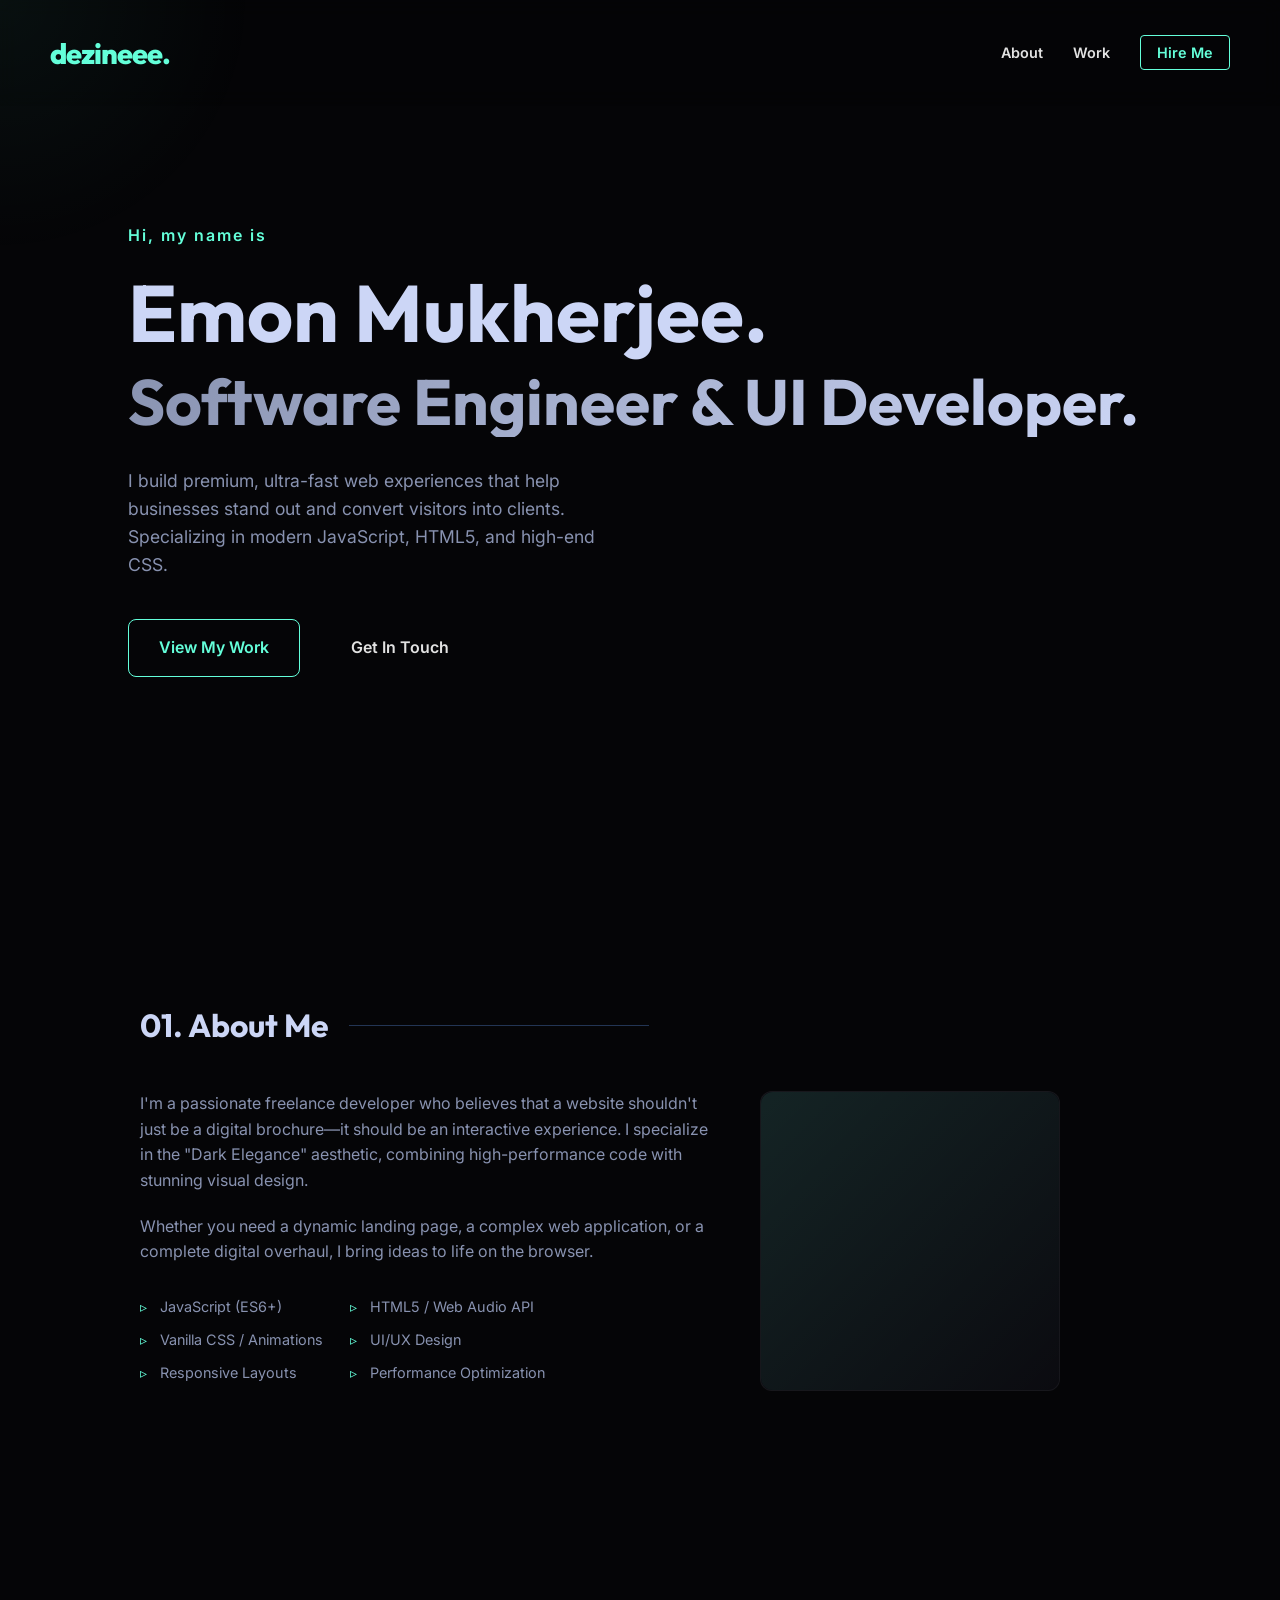
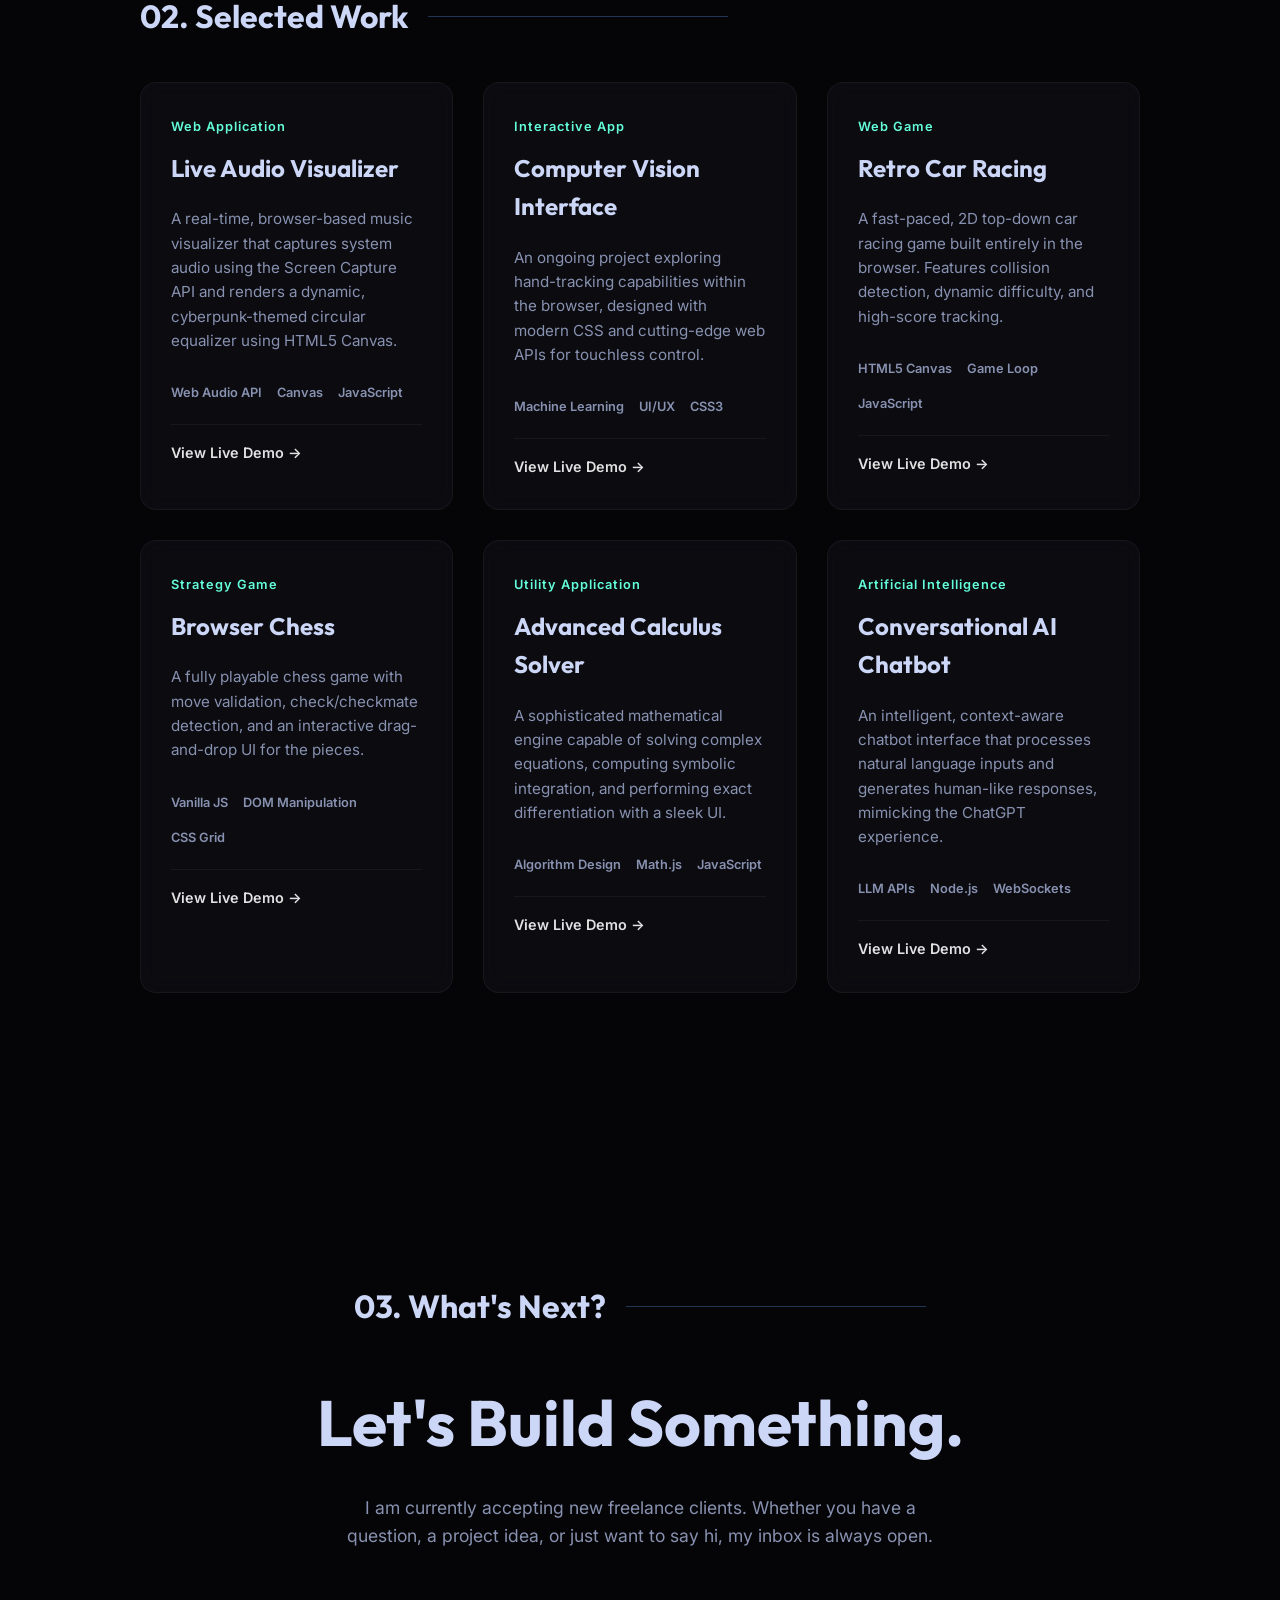
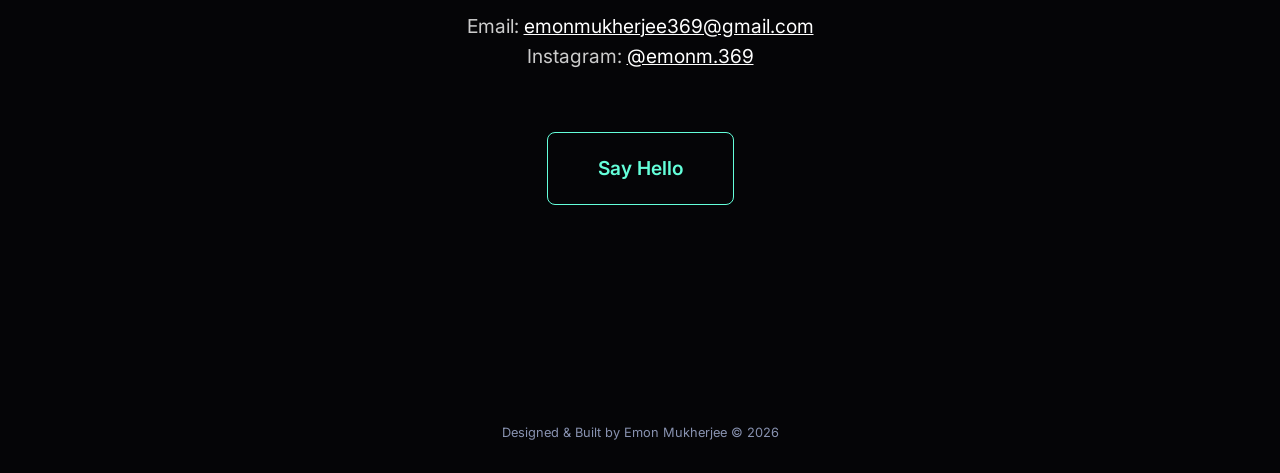
<file: index.html>
<!DOCTYPE html>
<html lang="en">
<head>
    <meta charset="UTF-8">
    <meta name="viewport" content="width=device-width, initial-scale=1.0">
    <title>dezineee | Premium Web Development</title>
    <meta name="description" content="Portfolio of dezineee by Emon Mukherjee, specializing in premium, high-performance UI and web applications.">
    <link rel="stylesheet" href="style.css">
    <link href="https://fonts.googleapis.com/css2?family=Inter:wght@300;400;600;800&family=Outfit:wght@500;700&display=swap" rel="stylesheet">
</head>
<body>
    <div id="cursor-glow"></div>

    <nav>
        <div class="logo">dezineee.</div>
        <ul class="nav-links">
            <li><a href="#about">About</a></li>
            <li><a href="#projects">Work</a></li>
            <li><a href="#contact" class="btn-nav">Hire Me</a></li>
        </ul>
    </nav>

    <main>
        <!-- Hero Section -->
        <section id="hero" class="fullscreen-section">
            <div class="hero-content reveal">
                <p class="subtitle">Hi, my name is</p>
                <h1 class="glitch-text" data-text="Emon Mukherjee.">Emon Mukherjee.</h1>
                <h2 class="gradient-text">Software Engineer & UI Developer.</h2>
                <p class="description">
                    I build premium, ultra-fast web experiences that help businesses stand out and convert visitors into clients. Specializing in modern JavaScript, HTML5, and high-end CSS.
                </p>
                <div class="hero-cta">
                    <a href="#projects" class="btn primary">View My Work</a>
                    <a href="#contact" class="btn secondary">Get In Touch</a>
                </div>
            </div>
        </section>

        <!-- About/Skills Section -->
        <section id="about" class="content-section">
            <div class="container reveal">
                <h2 class="section-title">01. About Me</h2>
                <div class="about-grid">
                    <div class="about-text">
                        <p>I'm a passionate freelance developer who believes that a website shouldn't just be a digital brochure—it should be an interactive experience. I specialize in the "Dark Elegance" aesthetic, combining high-performance code with stunning visual design.</p>
                        <p>Whether you need a dynamic landing page, a complex web application, or a complete digital overhaul, I bring ideas to life on the browser.</p>
                        
                        <ul class="skills-list">
                            <li>JavaScript (ES6+)</li>
                            <li>HTML5 / Web Audio API</li>
                            <li>Vanilla CSS / Animations</li>
                            <li>UI/UX Design</li>
                            <li>Responsive Layouts</li>
                            <li>Performance Optimization</li>
                        </ul>
                    </div>
                    <div class="about-image">
                        <div class="image-wrapper">
                            <!-- Placeholder for an actual photo or abstract graphic -->
                            <div class="abstract-graphic"></div>
                        </div>
                    </div>
                </div>
            </div>
        </section>

        <!-- Projects Section -->
        <section id="projects" class="content-section">
            <div class="container reveal">
                <h2 class="section-title">02. Selected Work</h2>
                <div class="projects-grid">
                    
                    <!-- Project 1 -->
                    <div class="project-card glass-panel tilt-element">
                        <div class="project-content">
                            <span class="project-overline">Web Application</span>
                            <h3 class="project-title">Live Audio Visualizer</h3>
                            <p class="project-description">A real-time, browser-based music visualizer that captures system audio using the Screen Capture API and renders a dynamic, cyberpunk-themed circular equalizer using HTML5 Canvas.</p>
                            <ul class="project-tech">
                                <li>Web Audio API</li>
                                <li>Canvas</li>
                                <li>JavaScript</li>
                            </ul>
                            <div class="project-links">
                                <a href="https://emonmukherjee369-afk.github.io/music-visualizer/" target="_blank" class="project-link">View Live Demo &rarr;</a>
                            </div>
                        </div>
                    </div>

                    <!-- Project 2 -->
                    <div class="project-card glass-panel tilt-element">
                        <div class="project-content">
                            <span class="project-overline">Interactive App</span>
                            <h3 class="project-title">Computer Vision Interface</h3>
                            <p class="project-description">An ongoing project exploring hand-tracking capabilities within the browser, designed with modern CSS and cutting-edge web APIs for touchless control.</p>
                            <ul class="project-tech">
                                <li>Machine Learning</li>
                                <li>UI/UX</li>
                                <li>CSS3</li>
                            </ul>
                            <div class="project-links">
                                <a href="https://emonmukherjee369-afk.github.io/hand-tracking-app/" target="_blank" class="project-link">View Live Demo &rarr;</a>
                            </div>
                        </div>
                    </div>

                    <!-- Project 3 -->
                    <div class="project-card glass-panel tilt-element">
                        <div class="project-content">
                            <span class="project-overline">Web Game</span>
                            <h3 class="project-title">Retro Car Racing</h3>
                            <p class="project-description">A fast-paced, 2D top-down car racing game built entirely in the browser. Features collision detection, dynamic difficulty, and high-score tracking.</p>
                            <ul class="project-tech">
                                <li>HTML5 Canvas</li>
                                <li>Game Loop</li>
                                <li>JavaScript</li>
                            </ul>
                            <div class="project-links">
                                <a href="https://emonmukherjee369-afk.github.io/car-game/" target="_blank" class="project-link">View Live Demo &rarr;</a>
                            </div>
                        </div>
                    </div>

                    <!-- Project 4 -->
                    <div class="project-card glass-panel tilt-element">
                        <div class="project-content">
                            <span class="project-overline">Strategy Game</span>
                            <h3 class="project-title">Browser Chess</h3>
                            <p class="project-description">A fully playable chess game with move validation, check/checkmate detection, and an interactive drag-and-drop UI for the pieces.</p>
                            <ul class="project-tech">
                                <li>Vanilla JS</li>
                                <li>DOM Manipulation</li>
                                <li>CSS Grid</li>
                            </ul>
                            <div class="project-links">
                                <a href="https://emonmukherjee369-afk.github.io/chess-game/" target="_blank" class="project-link">View Live Demo &rarr;</a>
                            </div>
                        </div>
                    </div>

                    <!-- Project 5 -->
                    <div class="project-card glass-panel tilt-element">
                        <div class="project-content">
                            <span class="project-overline">Utility Application</span>
                            <h3 class="project-title">Advanced Calculus Solver</h3>
                            <p class="project-description">A sophisticated mathematical engine capable of solving complex equations, computing symbolic integration, and performing exact differentiation with a sleek UI.</p>
                            <ul class="project-tech">
                                <li>Algorithm Design</li>
                                <li>Math.js</li>
                                <li>JavaScript</li>
                            </ul>
                            <div class="project-links">
                                <a href="https://emonmukherjee369-afk.github.io/math-solver/" target="_blank" class="project-link">View Live Demo &rarr;</a>
                            </div>
                        </div>
                    </div>

                    <!-- Project 6 -->
                    <div class="project-card glass-panel tilt-element">
                        <div class="project-content">
                            <span class="project-overline">Artificial Intelligence</span>
                            <h3 class="project-title">Conversational AI Chatbot</h3>
                            <p class="project-description">An intelligent, context-aware chatbot interface that processes natural language inputs and generates human-like responses, mimicking the ChatGPT experience.</p>
                            <ul class="project-tech">
                                <li>LLM APIs</li>
                                <li>Node.js</li>
                                <li>WebSockets</li>
                            </ul>
                            <div class="project-links">
                                <a href="https://emonmukherjee369-afk.github.io/ai-chatbot/" target="_blank" class="project-link">View Live Demo &rarr;</a>
                            </div>
                        </div>
                    </div>

                </div>
            </div>
        </section>

        <!-- Contact Section -->
        <section id="contact" class="fullscreen-section contact-section">
            <div class="container reveal center-text">
                <h2 class="section-title">03. What's Next?</h2>
                <h1 class="big-heading">Let's Build Something.</h1>
                <p class="description max-width-center">
                    I am currently accepting new freelance clients. Whether you have a question, a project idea, or just want to say hi, my inbox is always open.
                </p>
                <div class="contact-info" style="margin: 20px 0; font-size: 1.2rem; color: #ccc;">
                    <p>Email: <a href="mailto:emonmukherjee369@gmail.com" style="color: #fff; text-decoration: underline;">emonmukherjee369@gmail.com</a></p>
                    <p>Instagram: <a href="https://instagram.com/emonm.369" target="_blank" style="color: #fff; text-decoration: underline;">@emonm.369</a></p>
                </div>
                <a href="mailto:emonmukherjee369@gmail.com" class="btn primary massive">Say Hello</a>
            </div>
        </section>
    </main>

    <footer>
        <p>Designed & Built by Emon Mukherjee &copy; 2026</p>
    </footer>

    <script src="script.js"></script>
</body>
</html>
</file>
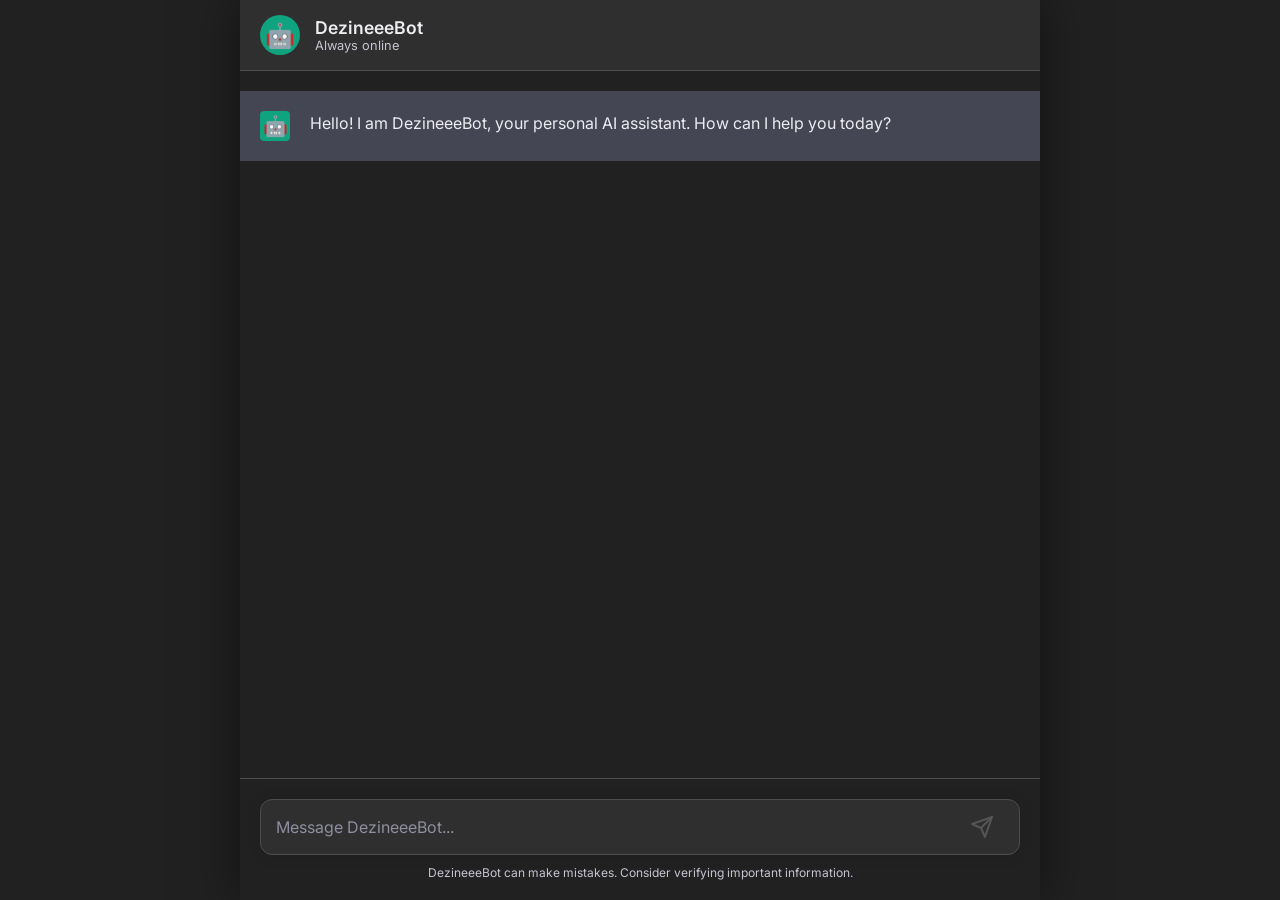
<file: ai-chatbot/index.html>
<!DOCTYPE html>
<html lang="en">
<head>
    <meta charset="UTF-8">
    <meta name="viewport" content="width=device-width, initial-scale=1.0">
    <title>DezineeeBot AI</title>
    <link rel="stylesheet" href="style.css">
    <link href="https://fonts.googleapis.com/css2?family=Inter:wght@300;400;500;600&display=swap" rel="stylesheet">
</head>
<body>
    <div class="chat-container">
        <!-- Header -->
        <header class="chat-header">
            <div class="avatar-header">🤖</div>
            <div class="header-info">
                <h1>DezineeeBot</h1>
                <p>Always online</p>
            </div>
        </header>

        <!-- Chat History -->
        <main class="chat-history" id="chat-history">
            <!-- Initial AI Greeting -->
            <div class="message ai-message">
                <div class="avatar">🤖</div>
                <div class="message-content">
                    <p>Hello! I am DezineeeBot, your personal AI assistant. How can I help you today?</p>
                </div>
            </div>
        </main>

        <!-- Typing Indicator (Hidden by default) -->
        <div id="typing-indicator" class="typing-indicator hidden">
            <div class="avatar">🤖</div>
            <div class="dots">
                <span></span><span></span><span></span>
            </div>
        </div>

        <!-- Input Area -->
        <footer class="chat-input-area">
            <form id="chat-form">
                <textarea id="user-input" placeholder="Message DezineeeBot..." rows="1"></textarea>
                <button type="submit" id="send-btn" disabled>
                    <svg width="24" height="24" viewBox="0 0 24 24" fill="none" stroke="currentColor" stroke-width="2" stroke-linecap="round" stroke-linejoin="round">
                        <line x1="22" y1="2" x2="11" y2="13"></line>
                        <polygon points="22 2 15 22 11 13 2 9 22 2"></polygon>
                    </svg>
                </button>
            </form>
            <div class="footer-note">DezineeeBot can make mistakes. Consider verifying important information.</div>
        </footer>
    </div>

    <script src="script.js"></script>
</body>
</html>
</file>
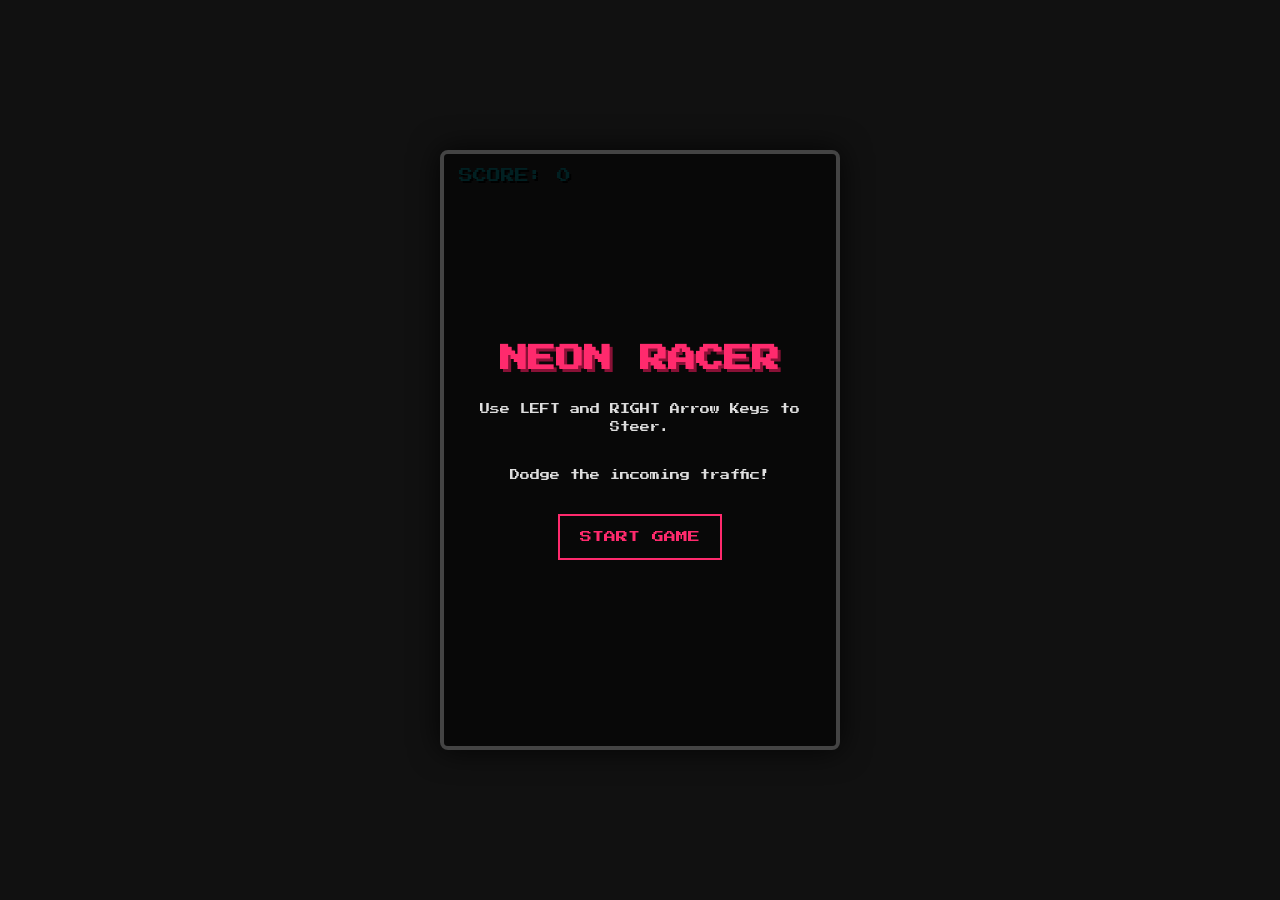
<file: car-game/index.html>
<!DOCTYPE html>
<html lang="en">
<head>
    <meta charset="UTF-8">
    <meta name="viewport" content="width=device-width, initial-scale=1.0">
    <title>Retro Car Racing</title>
    <link rel="stylesheet" href="style.css">
    <link href="https://fonts.googleapis.com/css2?family=Press+Start+2P&display=swap" rel="stylesheet">
</head>
<body>
    <div class="game-container">
        <!-- The Game Canvas -->
        <canvas id="gameCanvas" width="400" height="600"></canvas>

        <!-- UI Overlays -->
        <div id="score-display">SCORE: <span id="score">0</span></div>

        <div id="start-screen" class="overlay">
            <h1>NEON RACER</h1>
            <p>Use LEFT and RIGHT Arrow Keys to Steer.</p>
            <p>Dodge the incoming traffic!</p>
            <button id="start-btn" class="btn">START GAME</button>
        </div>

        <div id="game-over-screen" class="overlay hidden">
            <h1>CRASHED!</h1>
            <p>Final Score: <span id="final-score">0</span></p>
            <button id="restart-btn" class="btn">PLAY AGAIN</button>
        </div>
    </div>

    <script src="script.js"></script>
</body>
</html>
</file>
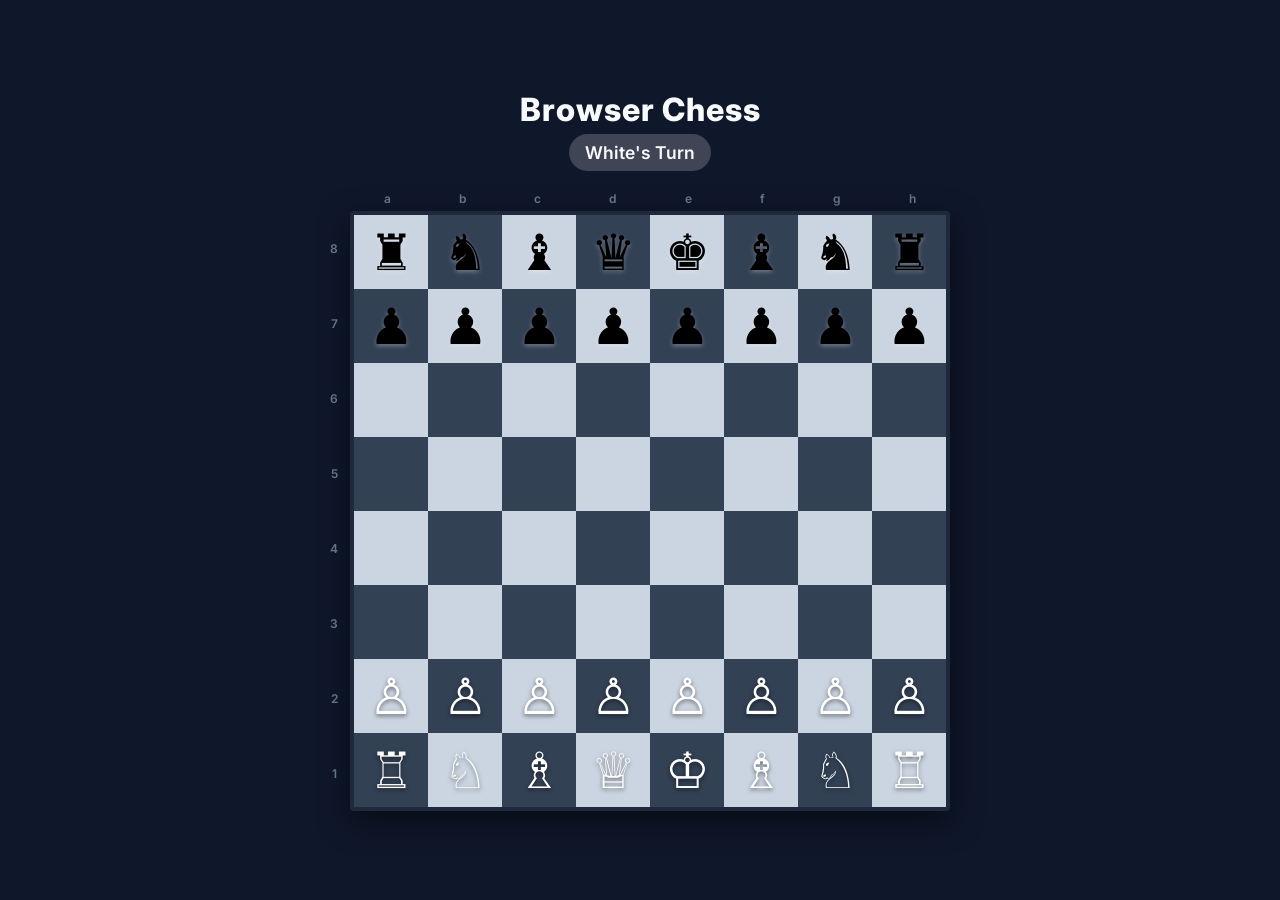
<file: chess-game/index.html>
<!DOCTYPE html>
<html lang="en">
<head>
    <meta charset="UTF-8">
    <meta name="viewport" content="width=device-width, initial-scale=1.0">
    <title>Browser Chess</title>
    <link rel="stylesheet" href="style.css">
    <link href="https://fonts.googleapis.com/css2?family=Inter:wght@400;600;800&display=swap" rel="stylesheet">
</head>
<body>
    <div class="game-wrapper">
        <header>
            <h1>Browser Chess</h1>
            <div class="turn-indicator" id="turn-indicator">White's Turn</div>
        </header>
        
        <div class="board-container">
            <!-- Coordinates -->
            <div class="coords-top">
                <span>a</span><span>b</span><span>c</span><span>d</span><span>e</span><span>f</span><span>g</span><span>h</span>
            </div>
            <div class="coords-left">
                <span>8</span><span>7</span><span>6</span><span>5</span><span>4</span><span>3</span><span>2</span><span>1</span>
            </div>
            
            <!-- The actual chess board generated via JS -->
            <div id="chessboard" class="chessboard"></div>
        </div>

        <div id="game-over-modal" class="modal hidden">
            <h2 id="winner-text">White Wins!</h2>
            <button id="restart-btn" class="btn">Play Again</button>
        </div>
    </div>

    <script src="script.js"></script>
</body>
</html>
</file>
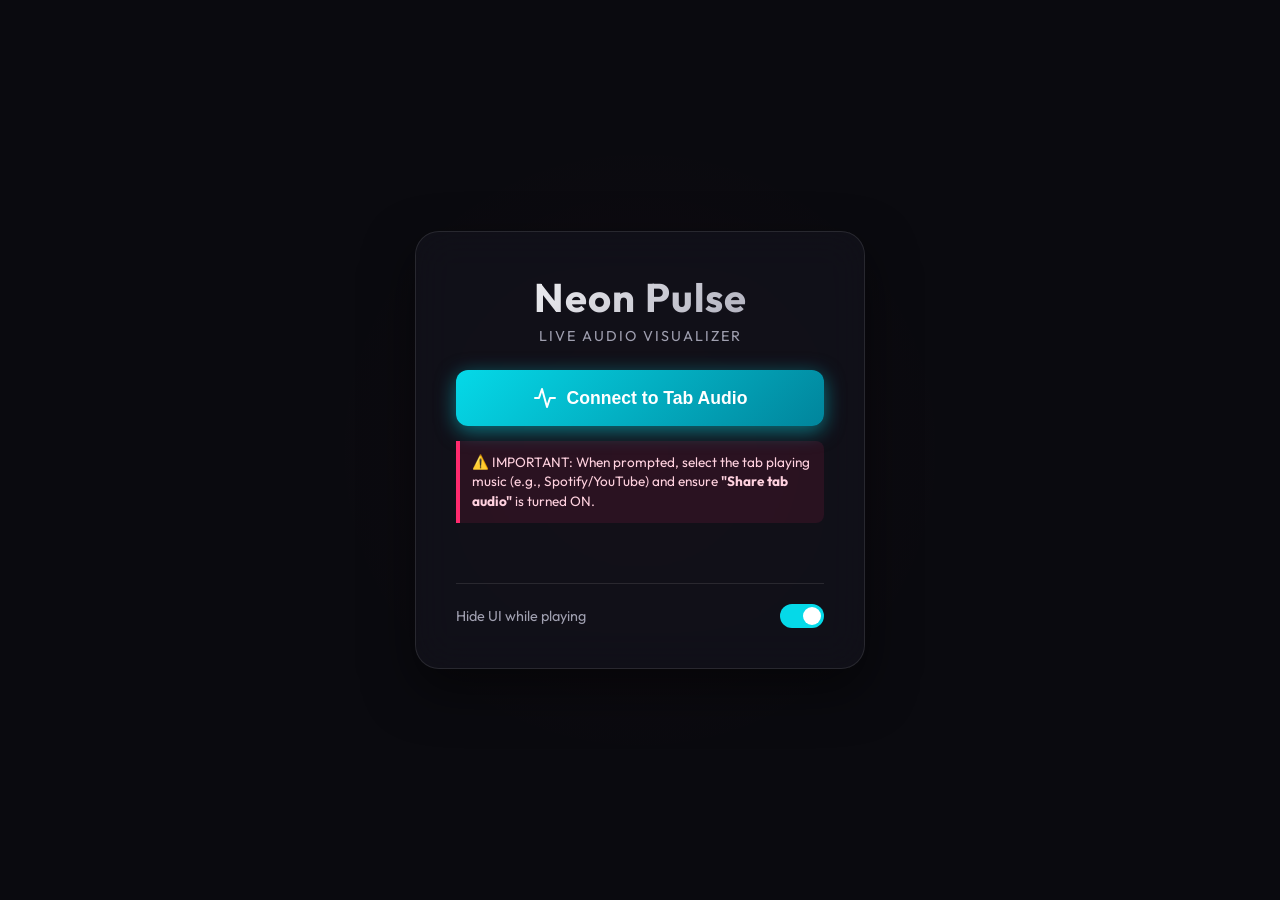
<file: music-visualizer/index.html>
<!DOCTYPE html>
<html lang="en">
<head>
    <meta charset="UTF-8">
    <meta name="viewport" content="width=device-width, initial-scale=1.0">
    <title>Neon Pulse | Live Visualizer</title>
    <link rel="stylesheet" href="style.css">
    <link href="https://fonts.googleapis.com/css2?family=Outfit:wght@300;500;700&display=swap" rel="stylesheet">
</head>
<body>
    <div id="background-glow"></div>
    
    <div class="ui-container" id="ui-panel">
        <header>
            <h1>Neon Pulse</h1>
            <p>Live Audio Visualizer</p>
        </header>

        <div class="controls">
            <button id="capture-btn" class="custom-capture-btn">
                <svg width="24" height="24" viewBox="0 0 24 24" fill="none" stroke="currentColor" stroke-width="2" stroke-linecap="round" stroke-linejoin="round">
                    <path d="M2 12h4l3-9 5 18 3-9h5"></path>
                </svg>
                Connect to Tab Audio
            </button>
            <div class="instruction-text">
                ⚠️ IMPORTANT: When prompted, select the tab playing music (e.g., Spotify/YouTube) and ensure <strong>"Share tab audio"</strong> is turned ON.
            </div>
            
            <div id="status-message" class="status-message"></div>
        </div>

        <div class="settings">
            <div class="toggle-container">
                <span>Hide UI while playing</span>
                <label class="switch">
                    <input type="checkbox" id="auto-hide-ui" checked>
                    <span class="slider round"></span>
                </label>
            </div>
            <button id="stop-btn" class="btn secondary hidden">Stop Visualizer</button>
        </div>
    </div>

    <!-- Canvas for rendering the visualizer -->
    <canvas id="visualizer-canvas"></canvas>

    <script src="script.js"></script>
</body>
</html>
</file>
<file: style.css>
:root {
    --bg-dark: #050507;
    --bg-light: #0a0a0e;
    --text-primary: #e2e2e2;
    --text-secondary: #8892b0;
    --accent: #64ffda;
    --accent-glow: rgba(100, 255, 218, 0.4);
    --glass-bg: rgba(16, 16, 24, 0.6);
    --glass-border: rgba(255, 255, 255, 0.05);
    
    --font-sans: 'Inter', sans-serif;
    --font-heading: 'Outfit', sans-serif;
}

* {
    margin: 0;
    padding: 0;
    box-sizing: border-box;
}

html {
    scroll-behavior: smooth;
}

body {
    background-color: var(--bg-dark);
    color: var(--text-primary);
    font-family: var(--font-sans);
    line-height: 1.6;
    overflow-x: hidden;
}

/* Custom Cursor Glow */
#cursor-glow {
    position: fixed;
    top: 0;
    left: 0;
    width: 600px;
    height: 600px;
    background: radial-gradient(circle, rgba(100, 255, 218, 0.05) 0%, transparent 60%);
    border-radius: 50%;
    transform: translate(-50%, -50%);
    pointer-events: none;
    z-index: 9999;
    transition: transform 0.1s ease-out;
}

/* Typography */
h1, h2, h3, .logo {
    font-family: var(--font-heading);
    color: #ccd6f6;
}

.subtitle {
    color: var(--accent);
    font-family: var(--font-sans);
    font-weight: 600;
    letter-spacing: 2px;
    margin-bottom: 20px;
}

.gradient-text {
    background: linear-gradient(135deg, #8892b0, #ccd6f6);
    -webkit-background-clip: text;
    -webkit-text-fill-color: transparent;
    font-size: clamp(2rem, 5vw, 4rem);
    line-height: 1.1;
    margin-bottom: 30px;
}

.description {
    color: var(--text-secondary);
    font-size: 1.1rem;
    max-width: 500px;
    margin-bottom: 40px;
}

.section-title {
    display: flex;
    align-items: center;
    font-size: clamp(1.5rem, 3vw, 2rem);
    margin-bottom: 40px;
    white-space: nowrap;
}

.section-title::after {
    content: "";
    display: block;
    width: 300px;
    height: 1px;
    background-color: #233554;
    margin-left: 20px;
}

/* Navigation */
nav {
    display: flex;
    justify-content: space-between;
    align-items: center;
    padding: 30px 50px;
    position: fixed;
    width: 100%;
    top: 0;
    z-index: 100;
    background: rgba(5, 5, 7, 0.85);
    backdrop-filter: blur(10px);
}

.logo {
    font-size: 1.8rem;
    font-weight: 800;
    color: var(--accent);
    letter-spacing: -1px;
}

.nav-links {
    display: flex;
    list-style: none;
    gap: 30px;
    align-items: center;
}

.nav-links a {
    color: var(--text-primary);
    text-decoration: none;
    font-size: 0.9rem;
    font-weight: 600;
    transition: color 0.3s ease;
}

.nav-links a:hover {
    color: var(--accent);
}

.btn-nav {
    border: 1px solid var(--accent);
    padding: 8px 16px;
    border-radius: 4px;
    color: var(--accent) !important;
}

.btn-nav:hover {
    background: rgba(100, 255, 218, 0.1);
}

/* Buttons */
.btn {
    display: inline-block;
    padding: 15px 30px;
    border-radius: 8px;
    text-decoration: none;
    font-weight: 600;
    font-family: var(--font-sans);
    transition: all 0.3s ease;
    cursor: pointer;
}

.btn.primary {
    background: transparent;
    color: var(--accent);
    border: 1px solid var(--accent);
}

.btn.primary:hover {
    background: rgba(100, 255, 218, 0.1);
    box-shadow: 0 0 20px var(--accent-glow);
    transform: translateY(-3px);
}

.btn.secondary {
    color: var(--text-primary);
    border: 1px solid transparent;
}

.btn.secondary:hover {
    color: var(--accent);
}

.btn.massive {
    padding: 20px 50px;
    font-size: 1.2rem;
    margin-top: 40px;
}

/* Layouts */
.fullscreen-section {
    min-height: 100vh;
    display: flex;
    flex-direction: column;
    justify-content: center;
    padding: 0 10vw;
}

.content-section {
    padding: 100px 10vw;
}

.container {
    max-width: 1000px;
    margin: 0 auto;
}

/* Hero Section specific */
.hero-content h1 {
    font-size: clamp(3rem, 8vw, 5rem);
    line-height: 1.1;
    margin-bottom: 10px;
}

.hero-cta {
    display: flex;
    gap: 20px;
}

/* About Section */
.about-grid {
    display: grid;
    grid-template-columns: 3fr 2fr;
    gap: 50px;
}

.about-text p {
    color: var(--text-secondary);
    margin-bottom: 20px;
}

.skills-list {
    display: grid;
    grid-template-columns: repeat(2, minmax(140px, 200px));
    gap: 10px;
    list-style: none;
    margin-top: 30px;
}

.skills-list li {
    position: relative;
    padding-left: 20px;
    color: var(--text-secondary);
    font-size: 0.9rem;
}

.skills-list li::before {
    content: "▹";
    position: absolute;
    left: 0;
    color: var(--accent);
}

.image-wrapper {
    position: relative;
    width: 100%;
    max-width: 300px;
    aspect-ratio: 1;
    border-radius: 12px;
    background-color: var(--glass-bg);
    border: 1px solid var(--glass-border);
    transition: all 0.3s ease;
}

.image-wrapper:hover {
    transform: translate(-5px, -5px);
    box-shadow: 10px 10px 0 var(--accent);
}

.abstract-graphic {
    width: 100%;
    height: 100%;
    background: linear-gradient(135deg, rgba(100,255,218,0.1), rgba(5,5,7,0));
    border-radius: 12px;
}

/* Projects Section */
.projects-grid {
    display: grid;
    grid-template-columns: repeat(auto-fill, minmax(300px, 1fr));
    gap: 30px;
}

.glass-panel {
    background: var(--glass-bg);
    border: 1px solid var(--glass-border);
    border-radius: 16px;
    padding: 30px;
    backdrop-filter: blur(10px);
    -webkit-backdrop-filter: blur(10px);
    transition: transform 0.3s ease, box-shadow 0.3s ease;
}

.project-card:hover {
    transform: translateY(-10px);
    box-shadow: 0 20px 40px rgba(0,0,0,0.4);
    border-color: rgba(100, 255, 218, 0.3);
}

.project-overline {
    color: var(--accent);
    font-family: var(--font-sans);
    font-size: 0.8rem;
    font-weight: 600;
    letter-spacing: 1px;
}

.project-title {
    font-size: 1.5rem;
    margin: 10px 0 20px 0;
}

.project-description {
    color: var(--text-secondary);
    font-size: 0.95rem;
    margin-bottom: 30px;
}

.project-tech {
    display: flex;
    flex-wrap: wrap;
    gap: 15px;
    list-style: none;
    color: var(--text-secondary);
    font-family: var(--font-sans);
    font-size: 0.8rem;
    font-weight: 600;
    margin-bottom: 20px;
}

.project-links {
    margin-top: auto;
    padding-top: 15px;
    border-top: 1px solid var(--glass-border);
}

.project-link {
    color: var(--text-primary);
    text-decoration: none;
    font-size: 0.9rem;
    font-weight: 600;
    transition: color 0.3s ease;
    display: inline-flex;
    align-items: center;
    gap: 5px;
}

.project-link:hover {
    color: var(--accent);
}

/* Contact */
.center-text {
    text-align: center;
    display: flex;
    flex-direction: column;
    align-items: center;
}

.big-heading {
    font-size: clamp(2.5rem, 5vw, 4rem);
    margin-bottom: 20px;
}

.max-width-center {
    max-width: 600px;
}

footer {
    text-align: center;
    padding: 30px;
    color: var(--text-secondary);
    font-size: 0.8rem;
}

/* Animations */
.reveal {
    opacity: 0;
    transform: translateY(50px);
    transition: all 0.8s ease-out;
}

.reveal.active {
    opacity: 1;
    transform: translateY(0);
}

/* Responsive */
@media (max-width: 768px) {
    .about-grid {
        grid-template-columns: 1fr;
    }
    
    nav {
        padding: 20px;
    }
    
    .nav-links {
        display: none; /* In a full build, this would be a hamburger menu */
    }
    
    .fullscreen-section, .content-section {
        padding-left: 20px;
        padding-right: 20px;
    }
}
</file>
<file: ai-chatbot/style.css>
:root {
    --bg-dark: #212121;
    --bg-panel: #2f2f2f;
    --bg-ai: #444654;
    --bg-user: #10a37f;
    --text-primary: #ececf1;
    --text-secondary: #c5c5d2;
    --border-color: #4d4d4f;
    --font-ui: 'Inter', sans-serif;
}

* {
    margin: 0;
    padding: 0;
    box-sizing: border-box;
}

body {
    background-color: var(--bg-dark);
    color: var(--text-primary);
    font-family: var(--font-ui);
    display: flex;
    justify-content: center;
    height: 100vh;
    overflow: hidden;
}

.chat-container {
    display: flex;
    flex-direction: column;
    width: 100%;
    max-width: 800px;
    height: 100%;
    background-color: var(--bg-dark);
    box-shadow: 0 0 50px rgba(0,0,0,0.5);
}

/* Header */
.chat-header {
    display: flex;
    align-items: center;
    padding: 15px 20px;
    background-color: var(--bg-panel);
    border-bottom: 1px solid var(--border-color);
}

.avatar-header {
    font-size: 24px;
    width: 40px;
    height: 40px;
    background: #10a37f;
    border-radius: 50%;
    display: flex;
    justify-content: center;
    align-items: center;
    margin-right: 15px;
}

.header-info h1 {
    font-size: 1.1rem;
    font-weight: 600;
}

.header-info p {
    font-size: 0.8rem;
    color: var(--text-secondary);
}

/* Chat History */
.chat-history {
    flex: 1;
    overflow-y: auto;
    padding: 20px 0;
    scroll-behavior: smooth;
}

.chat-history::-webkit-scrollbar {
    width: 8px;
}
.chat-history::-webkit-scrollbar-thumb {
    background-color: #555;
    border-radius: 4px;
}

/* Messages */
.message {
    display: flex;
    padding: 20px;
    gap: 20px;
    animation: fadeIn 0.3s ease-out;
}

@keyframes fadeIn {
    from { opacity: 0; transform: translateY(10px); }
    to { opacity: 1; transform: translateY(0); }
}

.ai-message {
    background-color: var(--bg-ai);
}

.user-message {
    background-color: var(--bg-dark);
}

.avatar {
    font-size: 20px;
    width: 30px;
    height: 30px;
    border-radius: 4px;
    display: flex;
    justify-content: center;
    align-items: center;
    flex-shrink: 0;
}

.ai-message .avatar {
    background-color: #10a37f;
}

.user-message .avatar {
    background-color: #5436da;
}

.message-content {
    flex: 1;
    font-size: 1rem;
    line-height: 1.6;
}

/* Typing Indicator */
.typing-indicator {
    display: flex;
    padding: 20px;
    gap: 20px;
    background-color: var(--bg-ai);
}

.typing-indicator.hidden {
    display: none;
}

.dots {
    display: flex;
    align-items: center;
    gap: 4px;
    margin-top: 10px;
}

.dots span {
    width: 6px;
    height: 6px;
    background-color: #ececf1;
    border-radius: 50%;
    animation: bounce 1.4s infinite ease-in-out both;
}

.dots span:nth-child(1) { animation-delay: -0.32s; }
.dots span:nth-child(2) { animation-delay: -0.16s; }

@keyframes bounce {
    0%, 80%, 100% { transform: scale(0); }
    40% { transform: scale(1); }
}

/* Input Area */
.chat-input-area {
    padding: 20px;
    background-color: var(--bg-dark);
    border-top: 1px solid var(--border-color);
}

#chat-form {
    display: flex;
    background-color: var(--bg-panel);
    border-radius: 12px;
    border: 1px solid var(--border-color);
    padding: 5px 15px;
    align-items: center;
    box-shadow: 0 0 15px rgba(0,0,0,0.1);
}

#chat-form:focus-within {
    border-color: #10a37f;
}

textarea {
    flex: 1;
    background: transparent;
    border: none;
    color: var(--text-primary);
    font-family: var(--font-ui);
    font-size: 1rem;
    padding: 12px 0;
    resize: none;
    outline: none;
    max-height: 150px;
}

textarea::placeholder {
    color: #8e8ea0;
}

#send-btn {
    background: transparent;
    border: none;
    color: #10a37f;
    cursor: pointer;
    padding: 10px;
    display: flex;
    border-radius: 6px;
    transition: background 0.2s;
}

#send-btn:hover:not(:disabled) {
    background: rgba(16, 163, 127, 0.2);
}

#send-btn:disabled {
    color: #555;
    cursor: not-allowed;
}

.footer-note {
    text-align: center;
    font-size: 0.75rem;
    color: var(--text-secondary);
    margin-top: 10px;
}
</file>
<file: car-game/style.css>
:root {
    --bg-color: #111;
    --accent: #ff2a6d;
    --accent-hover: #ff5e8e;
    --text-color: #fff;
    --font-game: 'Press Start 2P', cursive;
}

* {
    margin: 0;
    padding: 0;
    box-sizing: border-box;
}

body {
    background-color: var(--bg-color);
    color: var(--text-color);
    font-family: var(--font-game);
    display: flex;
    justify-content: center;
    align-items: center;
    height: 100vh;
    overflow: hidden;
}

.game-container {
    position: relative;
    width: 400px;
    height: 600px;
    background: #222;
    border: 4px solid #444;
    border-radius: 8px;
    box-shadow: 0 0 30px rgba(0, 0, 0, 0.8);
    overflow: hidden;
}

canvas {
    display: block;
    width: 100%;
    height: 100%;
    background-color: #333;
}

/* UI Elements */
#score-display {
    position: absolute;
    top: 15px;
    left: 15px;
    font-size: 14px;
    z-index: 10;
    color: #05d9e8;
    text-shadow: 2px 2px 0px #000;
}

.overlay {
    position: absolute;
    top: 0;
    left: 0;
    width: 100%;
    height: 100%;
    background: rgba(0, 0, 0, 0.85);
    display: flex;
    flex-direction: column;
    justify-content: center;
    align-items: center;
    z-index: 20;
    text-align: center;
    padding: 20px;
}

.overlay.hidden {
    display: none;
}

h1 {
    color: var(--accent);
    font-size: 28px;
    line-height: 1.4;
    margin-bottom: 20px;
    text-shadow: 3px 3px 0px #881136;
}

p {
    font-size: 10px;
    line-height: 1.8;
    margin-bottom: 30px;
    color: #ddd;
}

.btn {
    background: transparent;
    color: var(--accent);
    border: 2px solid var(--accent);
    padding: 15px 20px;
    font-family: var(--font-game);
    font-size: 12px;
    cursor: pointer;
    transition: all 0.2s ease;
    text-transform: uppercase;
}

.btn:hover {
    background: var(--accent);
    color: #000;
    box-shadow: 0 0 15px var(--accent);
}
</file>
<file: chess-game/style.css>
:root {
    --bg-main: #0f172a; /* Slate 900 */
    --board-light: #cbd5e1; /* Slate 300 */
    --board-dark: #334155; /* Slate 700 */
    --highlight: rgba(96, 165, 250, 0.5); /* Blue 400 */
    --selected: rgba(250, 204, 21, 0.6); /* Yellow 400 */
    --valid-move: rgba(74, 222, 128, 0.5); /* Green 400 */
    --text-color: #f8fafc;
}

* {
    margin: 0;
    padding: 0;
    box-sizing: border-box;
}

body {
    background-color: var(--bg-main);
    color: var(--text-color);
    font-family: 'Inter', sans-serif;
    display: flex;
    justify-content: center;
    align-items: center;
    height: 100vh;
}

.game-wrapper {
    display: flex;
    flex-direction: column;
    align-items: center;
    gap: 20px;
}

header {
    text-align: center;
}

h1 {
    font-size: 2rem;
    font-weight: 800;
    margin-bottom: 5px;
    letter-spacing: 1px;
}

.turn-indicator {
    font-size: 1.1rem;
    font-weight: 600;
    padding: 8px 16px;
    background: rgba(255, 255, 255, 0.1);
    border-radius: 20px;
    display: inline-block;
    transition: background-color 0.3s;
}

.board-container {
    position: relative;
    padding: 20px 0 0 20px; /* Space for coords */
}

/* Coordinates Styling */
.coords-top, .coords-left {
    position: absolute;
    display: flex;
    font-size: 12px;
    font-weight: 600;
    color: #64748b;
}

.coords-top {
    top: 0;
    left: 20px;
    width: 600px;
    justify-content: space-around;
}

.coords-left {
    top: 20px;
    left: 0;
    height: 600px;
    flex-direction: column;
    justify-content: space-around;
    align-items: center;
}

/* The Board */
.chessboard {
    display: grid;
    grid-template-columns: repeat(8, 1fr);
    grid-template-rows: repeat(8, 1fr);
    width: 600px;
    height: 600px;
    border: 4px solid #1e293b;
    border-radius: 4px;
    box-shadow: 0 10px 30px rgba(0, 0, 0, 0.5);
}

.square {
    display: flex;
    justify-content: center;
    align-items: center;
    font-size: 50px;
    cursor: pointer;
    user-select: none;
    transition: background-color 0.2s;
    position: relative;
    touch-action: manipulation;
}

/* Prevent double click selection */
.square span {
    pointer-events: none;
}

.light { background-color: var(--board-light); }
.dark { background-color: var(--board-dark); }

/* Interaction states */
.square.selected { background-color: var(--selected); }
.square.valid-move::after {
    content: '';
    position: absolute;
    width: 20px;
    height: 20px;
    border-radius: 50%;
    background-color: var(--valid-move);
}

/* Piece Colors */
.white-piece { color: #ffffff; text-shadow: 0 2px 4px rgba(0,0,0,0.5); }
.black-piece { color: #000000; text-shadow: 0 2px 4px rgba(255,255,255,0.3); }

/* Modal */
.modal {
    position: fixed;
    top: 50%;
    left: 50%;
    transform: translate(-50%, -50%);
    background: #1e293b;
    padding: 40px;
    border-radius: 12px;
    text-align: center;
    box-shadow: 0 20px 50px rgba(0,0,0,0.8);
    border: 1px solid #334155;
    z-index: 100;
}

.modal.hidden {
    display: none;
}

.modal h2 {
    margin-bottom: 20px;
    font-size: 2rem;
}

.btn {
    background: #3b82f6;
    color: white;
    border: none;
    padding: 12px 24px;
    border-radius: 6px;
    font-size: 1rem;
    font-weight: 600;
    cursor: pointer;
    transition: background 0.2s;
}

.btn:hover {
    background: #2563eb;
}

/* Responsive */
@media (max-width: 700px) {
    .chessboard {
        width: 90vw;
        height: 90vw;
    }
    .coords-top { width: 90vw; }
    .coords-left { height: 90vw; }
    .square { font-size: 10vw; }
}
</file>
<file: music-visualizer/style.css>
:root {
    --bg-color: #0a0a0f;
    --panel-bg: rgba(20, 20, 30, 0.6);
    --panel-border: rgba(255, 255, 255, 0.1);
    --accent: #05d9e8;
    --accent-hover: #4deeea;
    --accent-glow: rgba(5, 217, 232, 0.5);
    --danger: #ff2a6d;
    --text-primary: #ffffff;
    --text-secondary: #a0a0b0;
    --font-family: 'Outfit', sans-serif;
}

* {
    margin: 0;
    padding: 0;
    box-sizing: border-box;
}

body {
    background-color: var(--bg-color);
    color: var(--text-primary);
    font-family: var(--font-family);
    overflow: hidden; 
    display: flex;
    justify-content: center;
    align-items: center;
    height: 100vh;
    width: 100vw;
}

#background-glow {
    position: absolute;
    top: 50%;
    left: 50%;
    transform: translate(-50%, -50%);
    width: 50vw;
    height: 50vw;
    border-radius: 50%;
    background: radial-gradient(circle, rgba(255, 42, 109, 0.3) 0%, transparent 70%);
    opacity: 0.1;
    z-index: 0;
    transition: opacity 0.1s ease, transform 0.1s ease;
    pointer-events: none;
}

#visualizer-canvas {
    position: absolute;
    top: 0;
    left: 0;
    width: 100%;
    height: 100%;
    z-index: 1;
}

.ui-container {
    position: relative;
    z-index: 10;
    background: var(--panel-bg);
    backdrop-filter: blur(20px);
    -webkit-backdrop-filter: blur(20px);
    border: 1px solid var(--panel-border);
    border-radius: 24px;
    padding: 40px;
    width: 90%;
    max-width: 450px;
    box-shadow: 0 20px 50px rgba(0, 0, 0, 0.5);
    transition: opacity 0.5s ease, transform 0.5s ease;
    display: flex;
    flex-direction: column;
    gap: 25px;
}

.ui-container.hidden {
    opacity: 0;
    pointer-events: none;
    transform: translateY(20px);
}

header {
    text-align: center;
}

header h1 {
    font-size: 2.5rem;
    font-weight: 700;
    background: linear-gradient(135deg, #fff, var(--text-secondary));
    -webkit-background-clip: text;
    -webkit-text-fill-color: transparent;
    margin-bottom: 5px;
    letter-spacing: 1px;
}

header p {
    color: var(--text-secondary);
    font-size: 0.9rem;
    letter-spacing: 2px;
    text-transform: uppercase;
}

.controls {
    display: flex;
    flex-direction: column;
    align-items: center;
    gap: 15px;
}

.custom-capture-btn {
    display: flex;
    align-items: center;
    justify-content: center;
    gap: 10px;
    width: 100%;
    padding: 16px 20px;
    background: linear-gradient(135deg, var(--accent), #01859c);
    color: white;
    border: none;
    border-radius: 12px;
    cursor: pointer;
    font-size: 1.1rem;
    font-weight: 700;
    transition: all 0.3s ease;
    box-shadow: 0 5px 20px var(--accent-glow);
}

.custom-capture-btn:hover {
    transform: translateY(-2px);
    box-shadow: 0 8px 25px var(--accent-glow);
    filter: brightness(1.1);
}

.instruction-text {
    background: rgba(255, 42, 109, 0.1);
    border-left: 4px solid var(--danger);
    padding: 12px;
    border-radius: 0 8px 8px 0;
    font-size: 0.85rem;
    color: #ffd1df;
    line-height: 1.4;
}

.status-message {
    font-size: 0.9rem;
    font-weight: 500;
    height: 20px;
    text-align: center;
}

.status-message.error { color: var(--danger); }
.status-message.success { color: var(--accent); }

.settings {
    border-top: 1px solid var(--panel-border);
    padding-top: 20px;
    display: flex;
    flex-direction: column;
    gap: 15px;
}

.toggle-container {
    display: flex;
    justify-content: space-between;
    align-items: center;
    font-size: 0.9rem;
    color: var(--text-secondary);
}

.switch {
    position: relative;
    display: inline-block;
    width: 44px;
    height: 24px;
}

.switch input { opacity: 0; width: 0; height: 0; }

.slider {
    position: absolute;
    cursor: pointer;
    top: 0; left: 0; right: 0; bottom: 0;
    background-color: rgba(255, 255, 255, 0.1);
    transition: .4s;
    border-radius: 34px;
}

.slider:before {
    position: absolute;
    content: "";
    height: 18px; width: 18px;
    left: 3px; bottom: 3px;
    background-color: var(--text-secondary);
    transition: .4s;
    border-radius: 50%;
}

input:checked + .slider { background-color: var(--accent); }
input:checked + .slider:before {
    transform: translateX(20px);
    background-color: white;
}

.btn.secondary {
    background: rgba(255, 42, 109, 0.2);
    color: var(--danger);
    border: 1px solid rgba(255, 42, 109, 0.5);
    border-radius: 8px;
    padding: 10px;
    cursor: pointer;
    font-weight: 600;
    transition: all 0.2s ease;
}

.btn.secondary:hover {
    background: var(--danger);
    color: white;
}

.hidden { display: none !important; }
</file>
